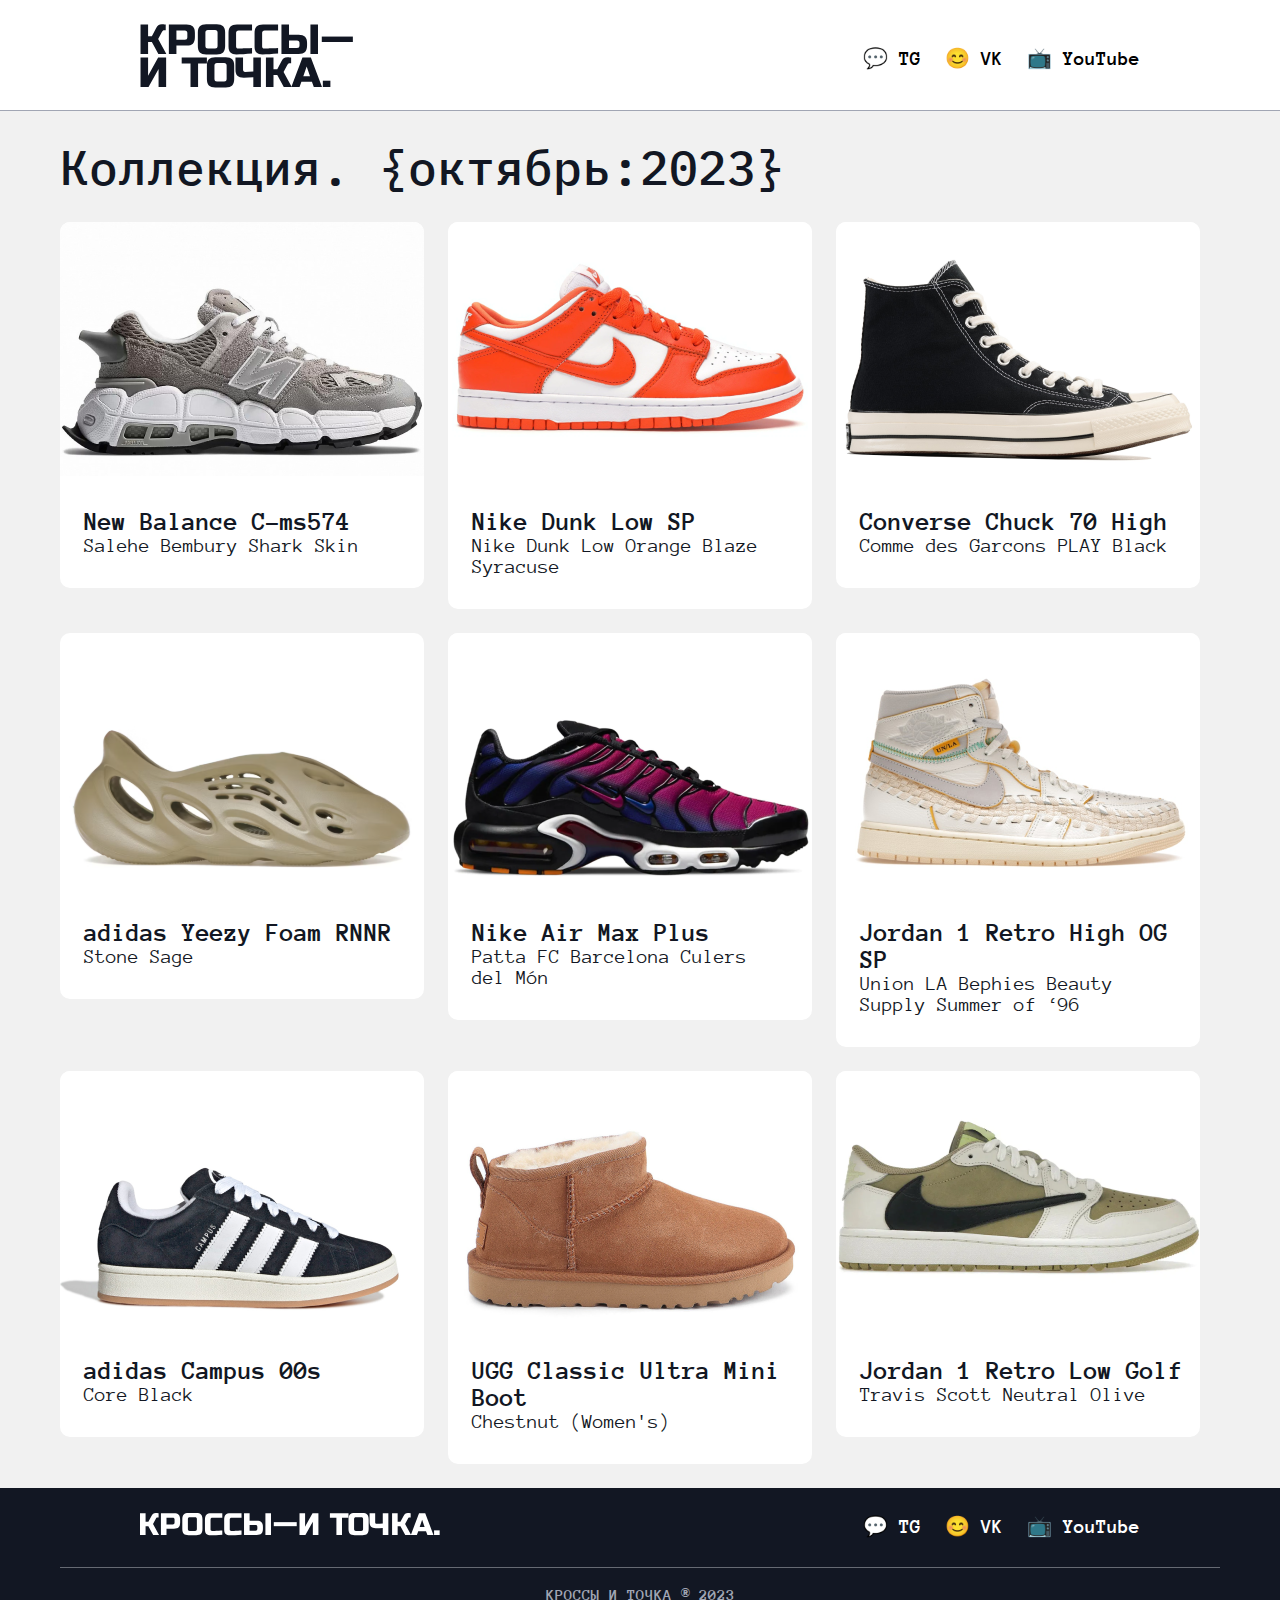
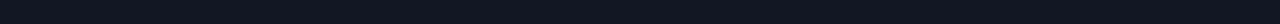
<file: index.html>
<!DOCTYPE html>
<html lang="en">

<head>
  <meta charset="UTF-8">
  <meta name="viewport" content="width=device-width, initial-scale=1.0">
  <title>Кроссы — и точка</title>
  <link rel="stylesheet" href="style.css" />
</head>

<body>
  <header class="header">
    <div class="nav">
      <div class="nav-header">
        <a href="#"><img src="./img/logo-header.svg" class="logo_header" alt="logo"></a>
        <ul class="contacts-header">
          <li><a href="#" class="contact-header">💬 TG</a></li>
          <li><a href="#" class="contact-header">😊 VK</a></li>
          <li><a href="#" class="contact-header">📺 YouTube</a></li>
        </ul>
      </div>
    </div>
  </header>
  <div class="line-header"></div>
  <main class="main">
    <h2 class="subtitle">Коллекция. {октябрь:2023}</h2>
    <div class="sneakers">
      <a href="pages/sneaker1.html" class="animation">
        <div class="sneaker">
          <img src="./img/image1.svg" class="container__image" alt="New Balance C-ms574">
          <div class="info">
            <h3 class="container__title">New Balance C-ms574</h3>
            <p class="container__text">Salehe Bembury Shark Skin</p>
          </div>
        </div>
      </a>
      <a href="pages/sneaker2.html">
        <div class="sneaker">
          <img src="./img/image2.svg" class="container__image" alt="Nike Dunk Low SP">
          <div class="info">
            <h3 class="container__title">Nike Dunk Low SP</h3>
            <p class="container__text">Nike Dunk Low Orange Blaze Syracuse</p>
          </div>
        </div>
      </a>
      <a href="pages/sneaker3.html">
        <div class="sneaker">
          <img src="./img/image3.svg" class="container__image" alt="Converse Chuck 70 High">
          <div class="info">
            <h3 class="container__title">Converse Chuck 70 High</h3>
            <p class="container__text">Comme des Garcons PLAY Black</p>
          </div>
        </div>
      </a>
      <div class="sneaker">
        <img src="./img/image4.svg" class="container__image" alt="adidas Yeezy Foam RNNR">
        <div class="info">
          <h3 class="container__title">adidas Yeezy Foam RNNR</h3>
          <p class="container__text">Stone Sage</p>
        </div>
      </div>
      <div class="sneaker">
        <img src="./img/image5.svg" class="container__image" alt="Nike Air Max Plus">
        <div class="info">
          <h3 class="container__title">Nike Air Max Plus</h3>
          <p class="container__text">Patta FC Barcelona Culers del Món</p>
        </div>
      </div>
      <div class="sneaker">
        <img src="./img/image6.svg" class="container__image" alt="Jordan 1 Retro High OG SP">
        <div class="info">
          <h3 class="container__title">Jordan 1 Retro High OG SP</h3>
          <p class="container__text">Union LA Bephies Beauty Supply Summer of ‘96</p>
        </div>
      </div>
      <div class="sneaker">
        <img src="./img/image7.svg" class="container__image" alt="adidas Campus 00s">
        <div class="info">
          <h3 class="container__title">adidas Campus 00s</h3>
          <p class="container__text">Core Black</p>
        </div>
      </div>
      <div class="sneaker">
        <img src="./img/image8.svg" class="container__image" alt="UGG Classic Ultra Mini Boot">
        <div class="info">
          <h3 class="container__title">UGG Classic Ultra Mini Boot</h3>
          <p class="container__text">Chestnut (Women's)</p>
        </div>
      </div>
      <div class="sneaker">
        <img src="./img/image9.svg" class="container__image" alt="Jordan 1 Retro Low Golf">
        <div class="info">
          <h3 class="container__title">Jordan 1 Retro Low Golf</h3>
          <p class="container__text">Travis Scott Neutral Olive</p>
        </div>
      </div>
    </div>
  </main>
  <footer class="footer">
    <div class="nav">
      <div class="nav-footer">
        <a href="#"><img src="./img/logo-footer.svg" class="logo_header" alt="logo"></a>
        <ul class="contacts-footer">
          <li><a href="#" class="contact-footer">💬 TG</a></li>
          <li><a href="#" class="contact-footer">😊 VK</a></li>
          <li><a href="#" class="contact-footer">📺 YouTube</a></li>
        </ul>
      </div>
    </div>
    <div class="line-footer"></div>
    <small class="text-footer">КРОССЫ И ТОЧКА ® 2023</small>
  </footer>
</body>

</html>
</file>
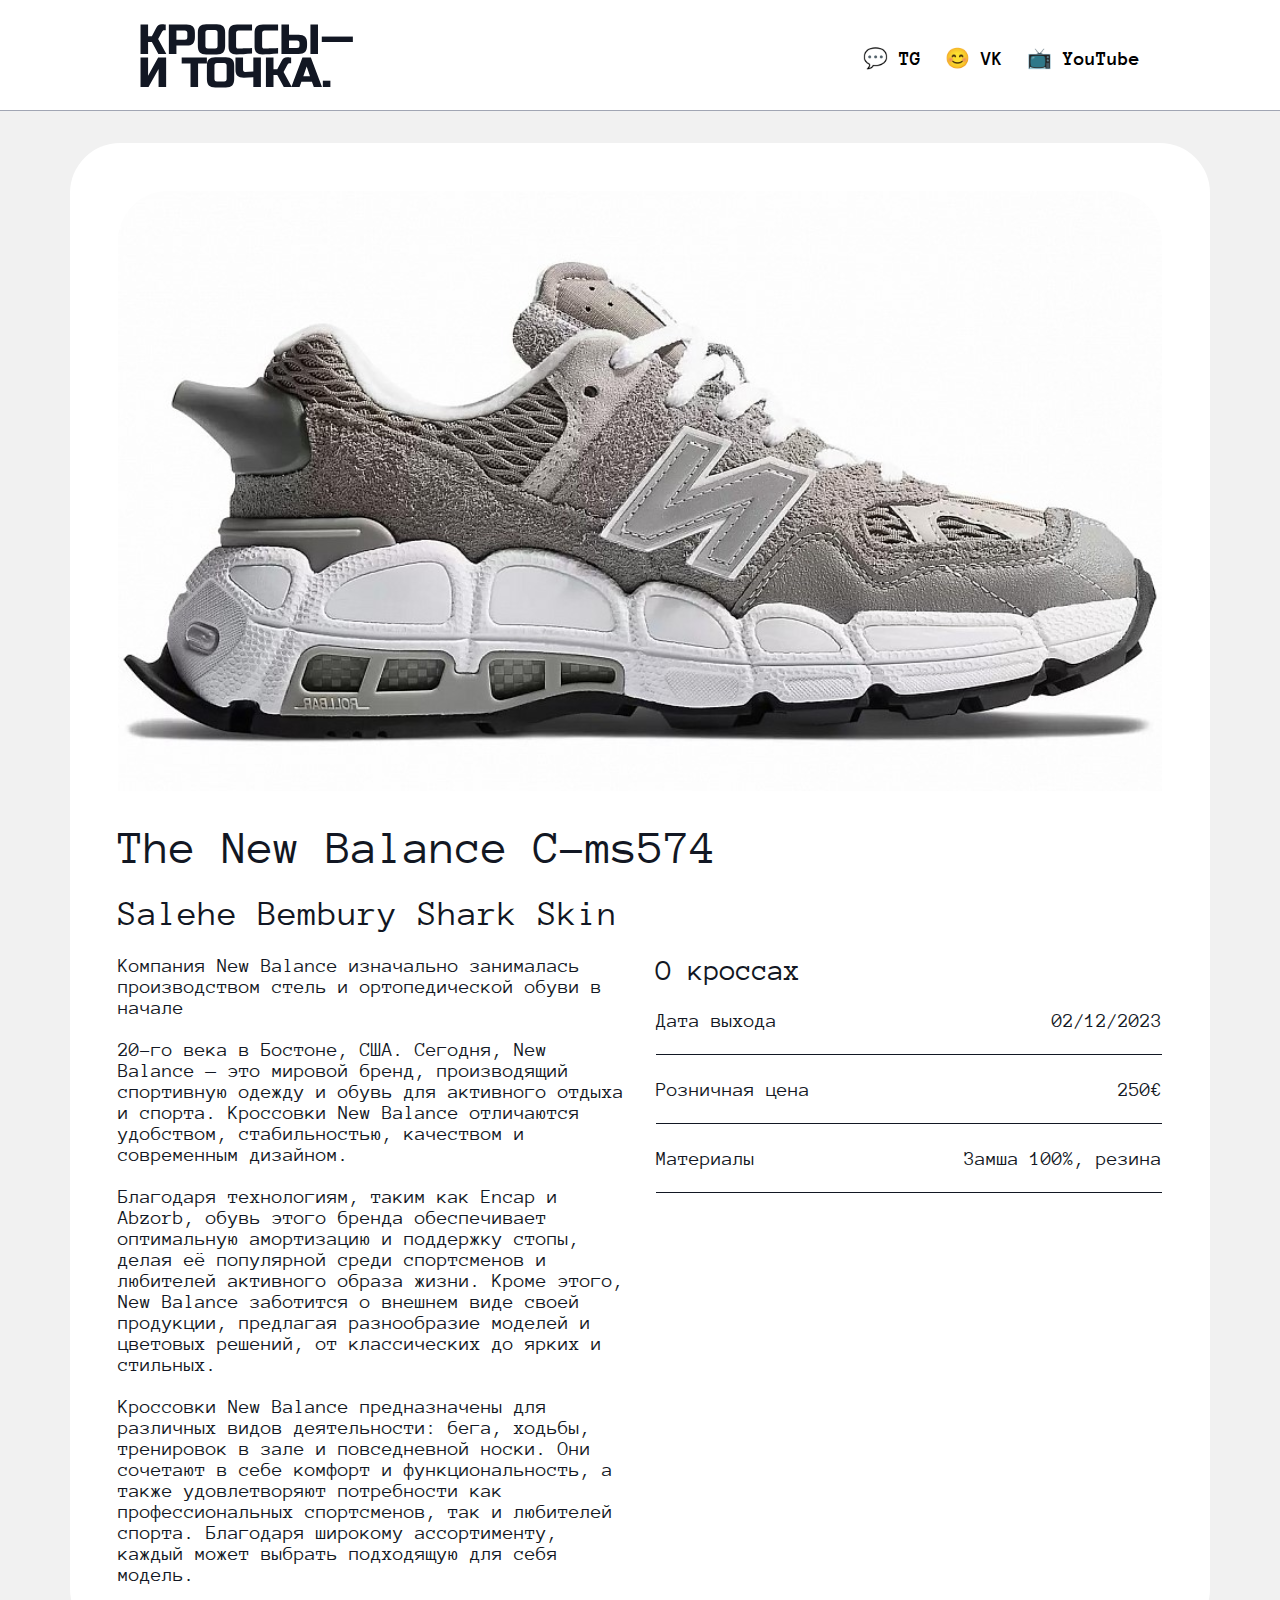
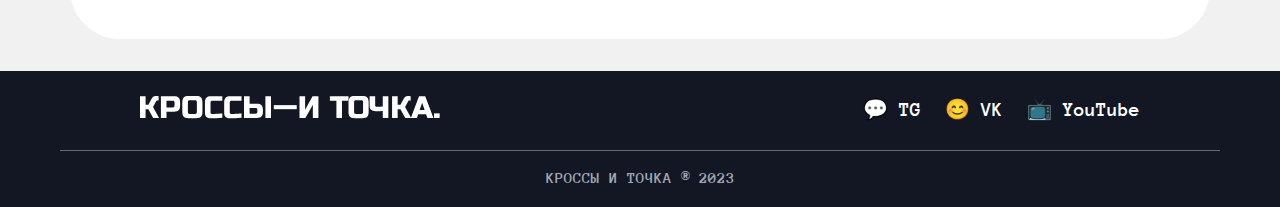
<file: sneaker1.html>
<!DOCTYPE html>
<html lang="en">

<head>
    <meta charset="UTF-8">
    <meta name="viewport" content="width=device-width, initial-scale=1.0">
    <title>New Balance C-ms574</title>
    <link rel="stylesheet" href="style.css" />
</head>

<body>
    <header class="header">
        <div class="nav">
            <div class="nav-header">
                <a href="index.html"><img src="./img/logo-header.svg" class="logo_header" alt="logo"></a>
                <ul class="contacts-header">
                    <li><a href="#" class="contact-header">💬 TG</a></li>
                    <li><a href="#" class="contact-header">😊 VK</a></li>
                    <li><a href="#" class="contact-header">📺 YouTube</a></li>
                </ul>
            </div>
        </div>
    </header>
    <div class="line-header"></div>
    <main class="main__content">
        <div class="sneaker-big">
            <img src="./img/sneaker-big__img.svg" class="container__big-image" alt="New Balance C-ms574">
            <div class="sneaker-big__info">
                <h1 class="sneaker-big__title">The New Balance C-ms574</h1>
                <h2 class="sneaker-big__subtitle">Salehe Bembury Shark Skin</h2>
                <div class="sneaker-big__additional-info">
                    <div class="sneaker-big__text">
                        <p>Компания New Balance изначально занималась производством стель и ортопедической обуви в
                            начале</p><br>
                        <p>20-го века в Бостоне, США. Сегодня, New Balance — это мировой бренд, производящий спортивную
                            одежду и обувь для активного отдыха и спорта. Кроссовки New Balance отличаются удобством,
                            стабильностью, качеством и современным дизайном.</p><br>
                        <p>Благодаря технологиям, таким как Encap и Abzorb, обувь этого бренда обеспечивает оптимальную
                            амортизацию и поддержку стопы, делая её популярной среди спортсменов и любителей активного
                            образа жизни. Кроме этого, New Balance заботится о внешнем виде своей продукции, предлагая
                            разнообразие моделей и цветовых решений, от классических до ярких и стильных.</p><br>
                        <p>Кроссовки New Balance предназначены для различных видов деятельности: бега, ходьбы,
                            тренировок в зале и повседневной носки. Они сочетают в себе комфорт и функциональность, а
                            также удовлетворяют потребности как профессиональных спортсменов, так и любителей спорта.
                            Благодаря широкому ассортименту, каждый может выбрать подходящую для себя модель.</p>
                    </div>
                    <div class="sneaker-big__parameters">
                        <h1 class="sneaker-big__parameters-title">О кроссах</h1>
                        <div class="sneaker-big__parameter-info">
                            <h5 class="sneaker-big__parameter-title">Дата выхода</h5>
                            <h5 class="sneaker-big__parameter-value">02/12/2023</h5>

                        </div>
                        <div class="sneaker-big__parameters-line"></div>
                        <div class="sneaker-big__parameter-info">
                            <h5 class="sneaker-big__parameter-title">Розничная цена</h5>
                            <h5 class="sneaker-big__parameter-value">250€</h5>

                        </div>
                        <div class="sneaker-big__parameters-line"></div>
                        <div class="sneaker-big__parameter-info">
                            <h5 class="sneaker-big__parameter-title">Материалы</h5>
                            <h5 class="sneaker-big__parameter-value">Замша 100%, резина</h5>
                        </div>
                        <div class="sneaker-big__parameters-line"></div>
                    </div>
                </div>
            </div>
        </div>
    </main>
    <footer class="footer">
        <div class="nav">
            <div class="nav-footer">
                <a href="#"><img src="./img/logo-footer.svg" class="logo_header" alt="logo"></a>
                <ul class="contacts-footer">
                    <li><a href="#" class="contact-footer">💬 TG</a></li>
                    <li><a href="#" class="contact-footer">😊 VK</a></li>
                    <li><a href="#" class="contact-footer">📺 YouTube</a></li>
                </ul>
            </div>
        </div>
        <div class="line-footer"></div>
        <small class="text-footer">КРОССЫ И ТОЧКА ® 2023</small>
    </footer>
</body>

</html>
</file>
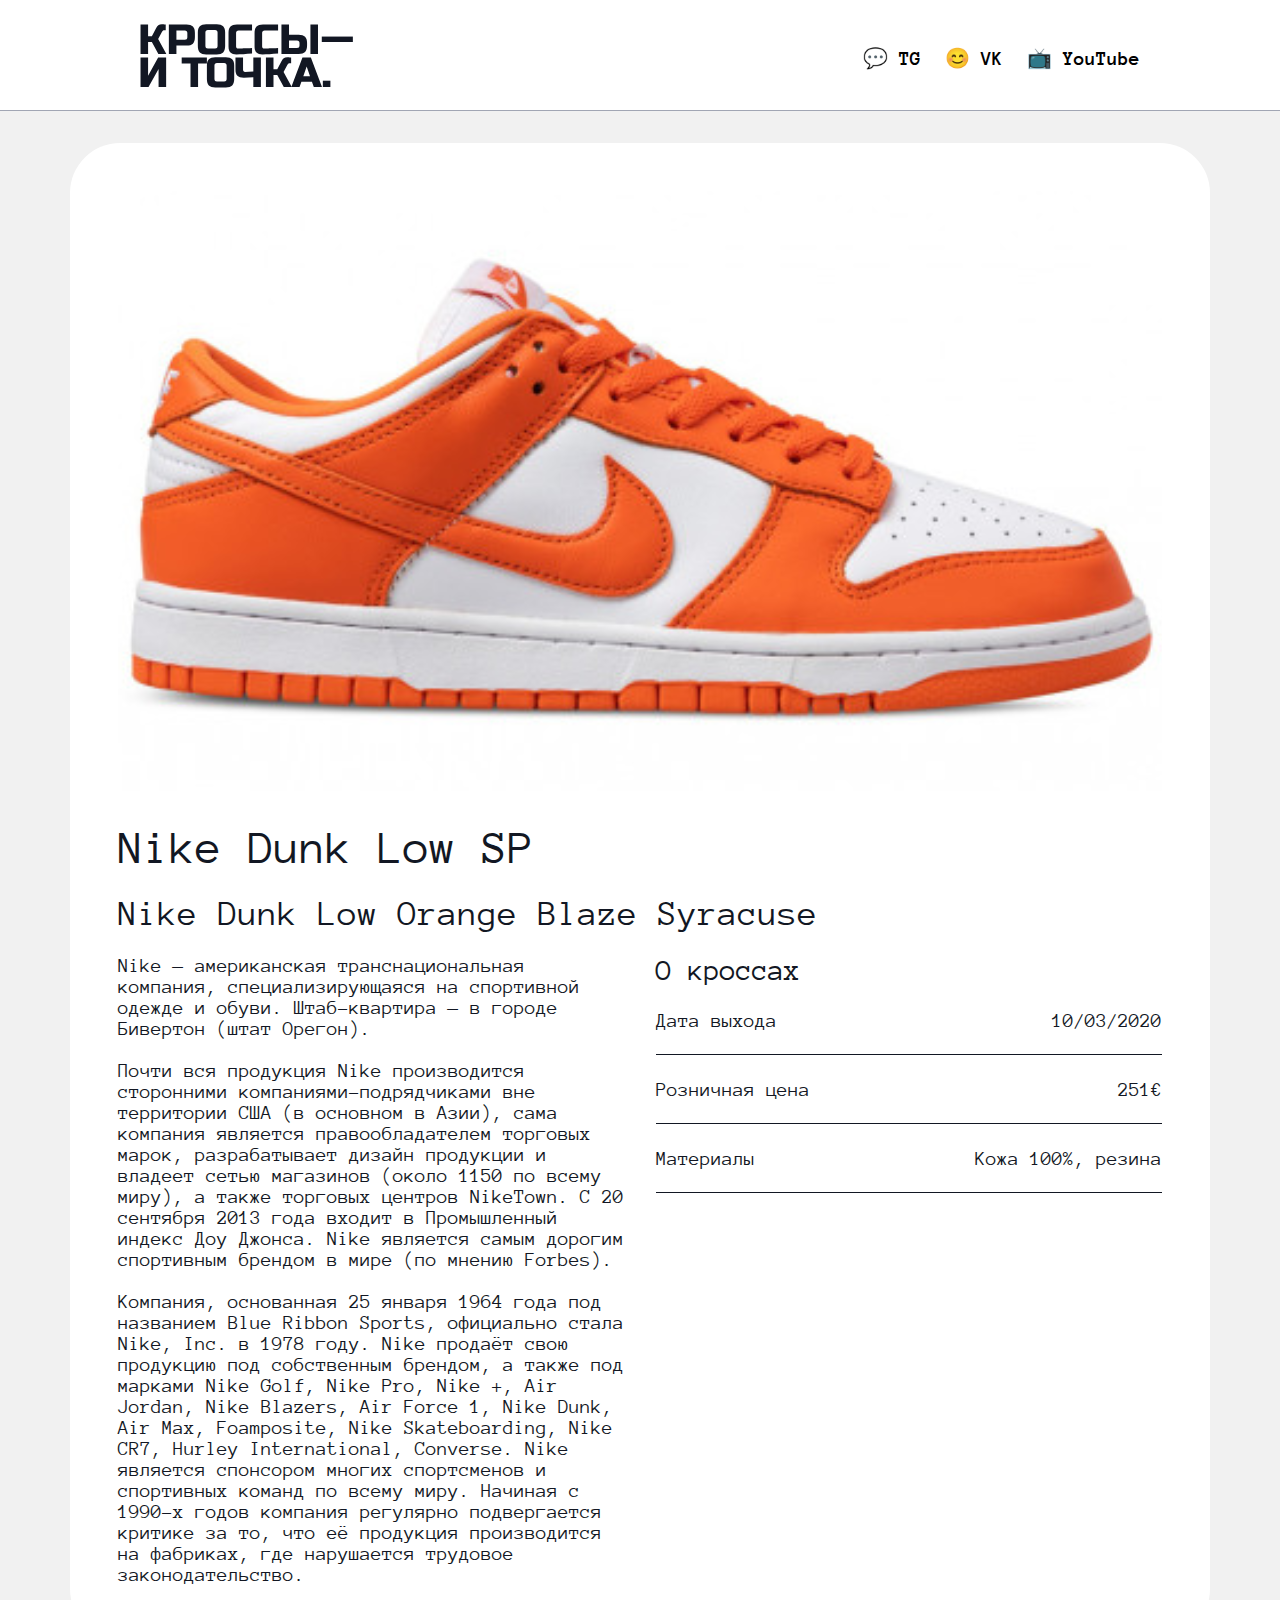
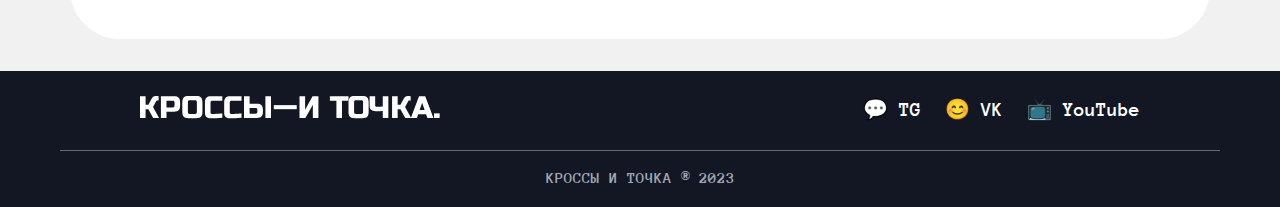
<file: sneaker2.html>
<!DOCTYPE html>
<html lang="en">

<head>
    <meta charset="UTF-8">
    <meta name="viewport" content="width=device-width, initial-scale=1.0">
    <title>Nike Dunk Low SP</title>
    <link rel="stylesheet" href="style.css" />
</head>

<body>
    <header class="header">
        <div class="nav">
            <div class="nav-header">
                <a href="index.html"><img src="./img/logo-header.svg" class="logo_header" alt="logo"></a>
                <ul class="contacts-header">
                    <li><a href="#" class="contact-header">💬 TG</a></li>
                    <li><a href="#" class="contact-header">😊 VK</a></li>
                    <li><a href="#" class="contact-header">📺 YouTube</a></li>
                </ul>
            </div>
        </div>
    </header>
    <div class="line-header"></div>
    <main class="main__content">
        <div class="sneaker-big">
            <img src="./img/sneaker-big__img2.svg" class="container__big-image" alt="New Balance C-ms574">
            <div class="sneaker-big__info">
                <h1 class="sneaker-big__title">Nike Dunk Low SP</h1>
                <h2 class="sneaker-big__subtitle">Nike Dunk Low Orange Blaze Syracuse</h2>
                <div class="sneaker-big__additional-info">
                    <div class="sneaker-big__text">
                        <p>Nike — американская транснациональная компания, специализирующаяся на спортивной одежде и
                            обуви. Штаб-квартира — в городе Бивертон (штат Орегон).</p><br>
                        <p>Почти вся продукция Nike производится сторонними компаниями-подрядчиками вне территории США
                            (в основном в Азии), сама компания является правообладателем торговых марок, разрабатывает
                            дизайн продукции и владеет сетью магазинов (около 1150 по всему миру), а также торговых
                            центров NikeTown. С 20 сентября 2013 года входит в Промышленный индекс Доу Джонса. Nike
                            является самым дорогим спортивным брендом в мире (по мнению Forbes).</p><br>
                        <p>Компания, основанная 25 января 1964 года под названием Blue Ribbon Sports, официально стала
                            Nike, Inc. в 1978 году. Nike продаёт свою продукцию под собственным брендом, а также под
                            марками Nike Golf, Nike Pro, Nike +, Air Jordan, Nike Blazers, Air Force 1, Nike Dunk, Air
                            Max, Foamposite, Nike Skateboarding, Nike CR7, Hurley International, Converse. Nike является
                            спонсором многих спортсменов и спортивных команд по всему миру. Начиная с 1990-х годов
                            компания регулярно подвергается критике за то, что её продукция производится на фабриках,
                            где нарушается трудовое законодательство.</p><br>
                    </div>
                    <div class="sneaker-big__parameters">
                        <h1 class="sneaker-big__parameters-title">О кроссах</h1>
                        <div class="sneaker-big__parameter-info">
                            <h5 class="sneaker-big__parameter-title">Дата выхода</h5>
                            <h5 class="sneaker-big__parameter-value">10/03/2020</h5>

                        </div>
                        <div class="sneaker-big__parameters-line"></div>
                        <div class="sneaker-big__parameter-info">
                            <h5 class="sneaker-big__parameter-title">Розничная цена</h5>
                            <h5 class="sneaker-big__parameter-value">251€</h5>

                        </div>
                        <div class="sneaker-big__parameters-line"></div>
                        <div class="sneaker-big__parameter-info">
                            <h5 class="sneaker-big__parameter-title">Материалы</h5>
                            <h5 class="sneaker-big__parameter-value">Кожа 100%, резина</h5>
                        </div>
                        <div class="sneaker-big__parameters-line"></div>
                    </div>
                </div>
            </div>
        </div>
    </main>
    <footer class="footer">
        <div class="nav">
            <div class="nav-footer">
                <a href="#"><img src="./img/logo-footer.svg" class="logo_header" alt="logo"></a>
                <ul class="contacts-footer">
                    <li><a href="#" class="contact-footer">💬 TG</a></li>
                    <li><a href="#" class="contact-footer">😊 VK</a></li>
                    <li><a href="#" class="contact-footer">📺 YouTube</a></li>
                </ul>
            </div>
        </div>
        <div class="line-footer"></div>
        <small class="text-footer">КРОССЫ И ТОЧКА ® 2023</small>
    </footer>
</body>

</html>
</file>
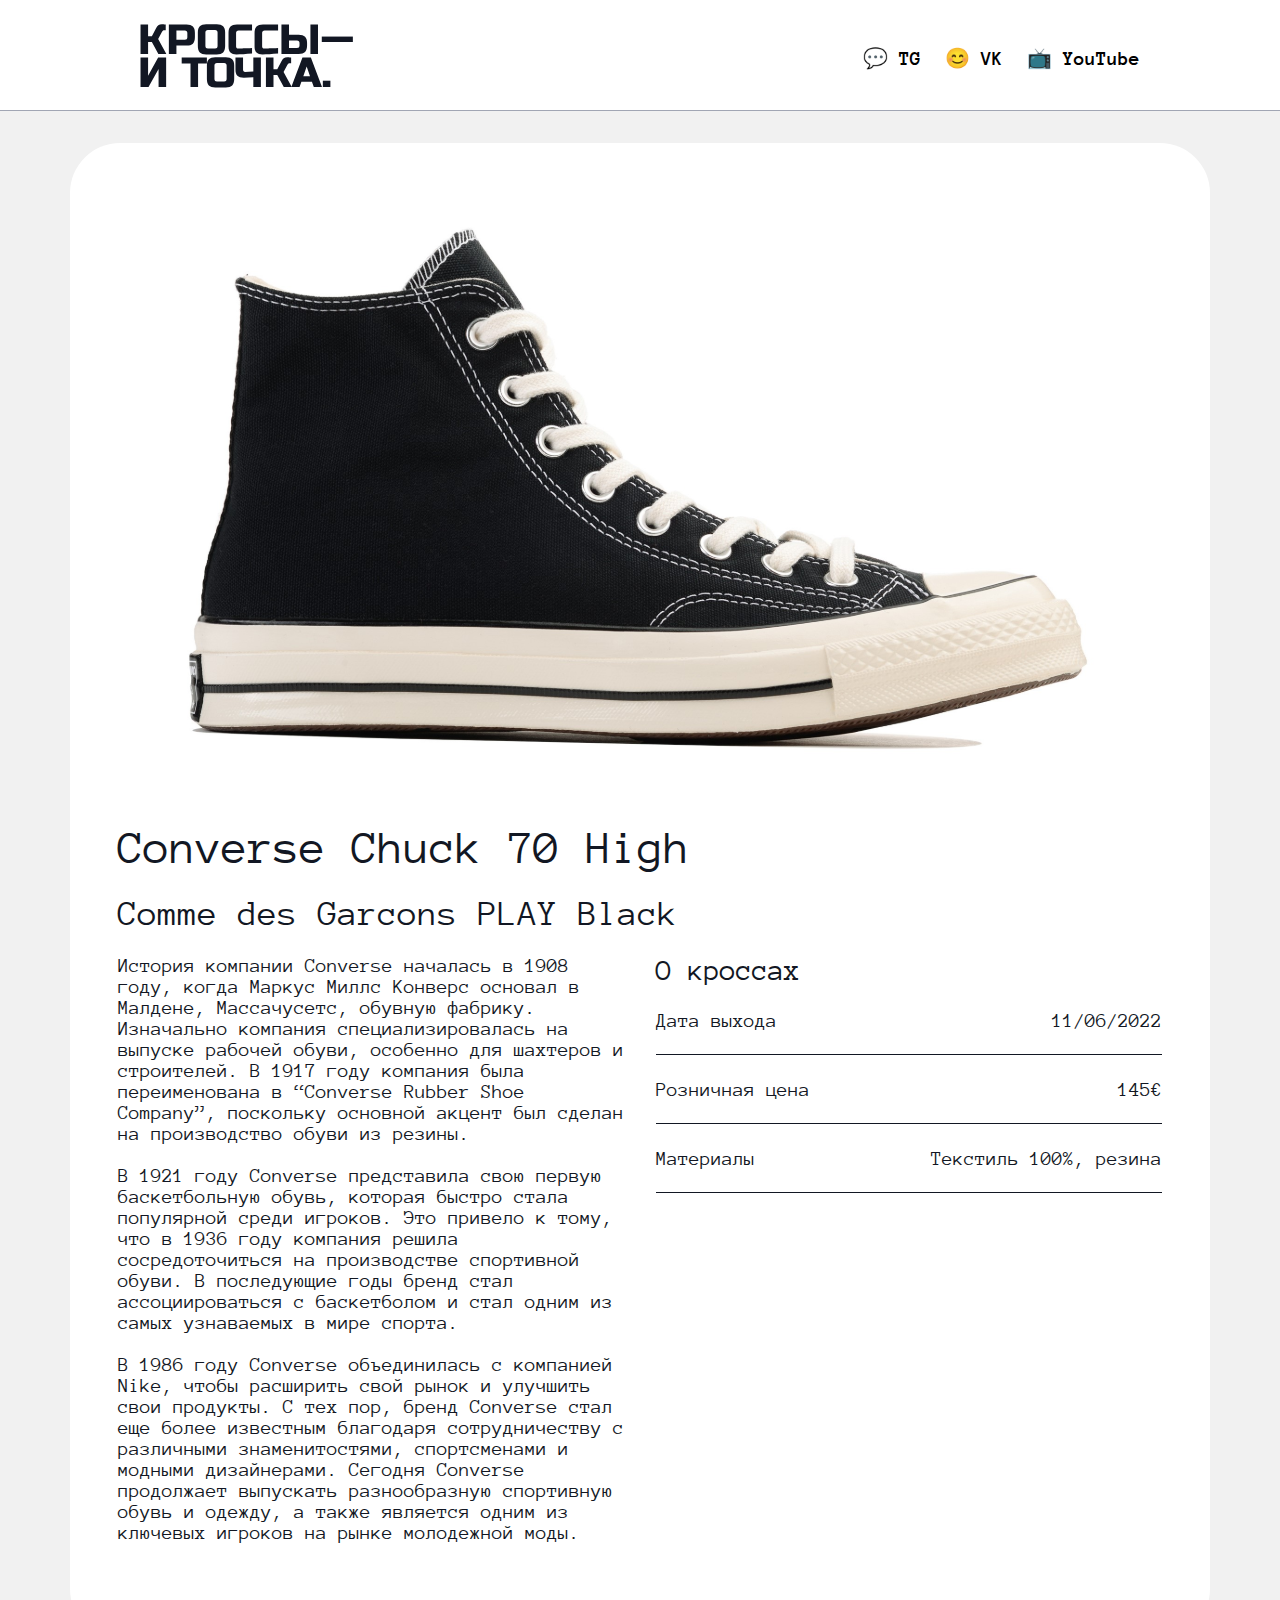
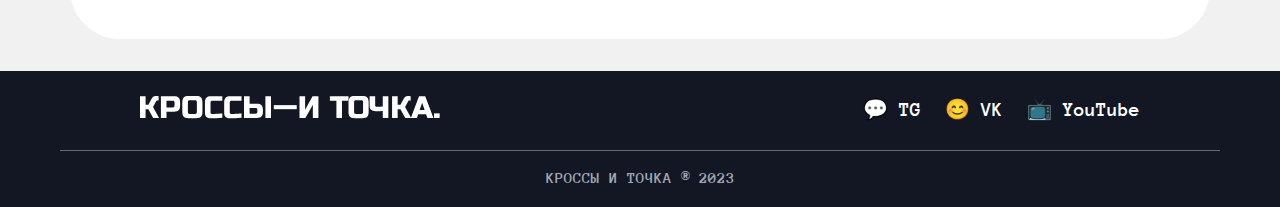
<file: sneaker3.html>
<!DOCTYPE html>
<html lang="en">

<head>
    <meta charset="UTF-8">
    <meta name="viewport" content="width=device-width, initial-scale=1.0">
    <title>Converse Chuck 70 High</title>
    <link rel="stylesheet" href="style.css" />
</head>

<body>
    <header class="header">
        <div class="nav">
            <div class="nav-header">
                <a href="index.html"><img src="./img/logo-header.svg" class="logo_header" alt="logo"></a>
                <ul class="contacts-header">
                    <li><a href="#" class="contact-header">💬 TG</a></li>
                    <li><a href="#" class="contact-header">😊 VK</a></li>
                    <li><a href="#" class="contact-header">📺 YouTube</a></li>
                </ul>
            </div>
        </div>
    </header>
    <div class="line-header"></div>
    <main class="main__content">
        <div class="sneaker-big">
            <img src="./img/sneaker-big__img3.svg" class="container__big-image" alt="New Balance C-ms574">
            <div class="sneaker-big__info">
                <h1 class="sneaker-big__title">Converse Chuck 70 High</h1>
                <h2 class="sneaker-big__subtitle">Comme des Garcons PLAY Black</h2>
                <div class="sneaker-big__additional-info">
                    <div class="sneaker-big__text">
                        <p>История компании Converse началась в 1908 году, когда Маркус Миллс Конверс основал в Малдене,
                            Массачусетс, обувную фабрику. Изначально компания специализировалась на выпуске рабочей
                            обуви, особенно для шахтеров и строителей. В 1917 году компания была переименована в
                            “Converse Rubber Shoe Company”, поскольку основной акцент был сделан на производство обуви
                            из резины.</p><br>
                        <p>В 1921 году Converse представила свою первую баскетбольную обувь, которая быстро стала
                            популярной среди игроков. Это привело к тому, что в 1936 году компания решила
                            сосредоточиться на производстве спортивной обуви. В последующие годы бренд стал
                            ассоциироваться с баскетболом и стал одним из самых узнаваемых в мире спорта.</p><br>
                        <p>В 1986 году Converse объединилась с компанией Nike, чтобы расширить свой рынок и улучшить
                            свои продукты. С тех пор, бренд Converse стал еще более известным благодаря сотрудничеству с
                            различными знаменитостями, спортсменами и модными дизайнерами. Сегодня Converse продолжает
                            выпускать разнообразную спортивную обувь и одежду, а также является одним из ключевых
                            игроков на рынке молодежной моды.</p><br>
                    </div>
                    <div class="sneaker-big__parameters">
                        <h1 class="sneaker-big__parameters-title">О кроссах</h1>
                        <div class="sneaker-big__parameter-info">
                            <h5 class="sneaker-big__parameter-title">Дата выхода</h5>
                            <h5 class="sneaker-big__parameter-value">11/06/2022</h5>

                        </div>
                        <div class="sneaker-big__parameters-line"></div>
                        <div class="sneaker-big__parameter-info">
                            <h5 class="sneaker-big__parameter-title">Розничная цена</h5>
                            <h5 class="sneaker-big__parameter-value">145€</h5>

                        </div>
                        <div class="sneaker-big__parameters-line"></div>
                        <div class="sneaker-big__parameter-info">
                            <h5 class="sneaker-big__parameter-title">Материалы</h5>
                            <h5 class="sneaker-big__parameter-value">Текстиль 100%, резина</h5>
                        </div>
                        <div class="sneaker-big__parameters-line"></div>
                    </div>
                </div>
            </div>
        </div>
    </main>
    <footer class="footer">
        <div class="nav">
            <div class="nav-footer">
                <a href="#"><img src="./img/logo-footer.svg" class="logo_header" alt="logo"></a>
                <ul class="contacts-footer">
                    <li><a href="#" class="contact-footer">💬 TG</a></li>
                    <li><a href="#" class="contact-footer">😊 VK</a></li>
                    <li><a href="#" class="contact-footer">📺 YouTube</a></li>
                </ul>
            </div>
        </div>
        <div class="line-footer"></div>
        <small class="text-footer">КРОССЫ И ТОЧКА ® 2023</small>
    </footer>
</body>

</html>
</file>
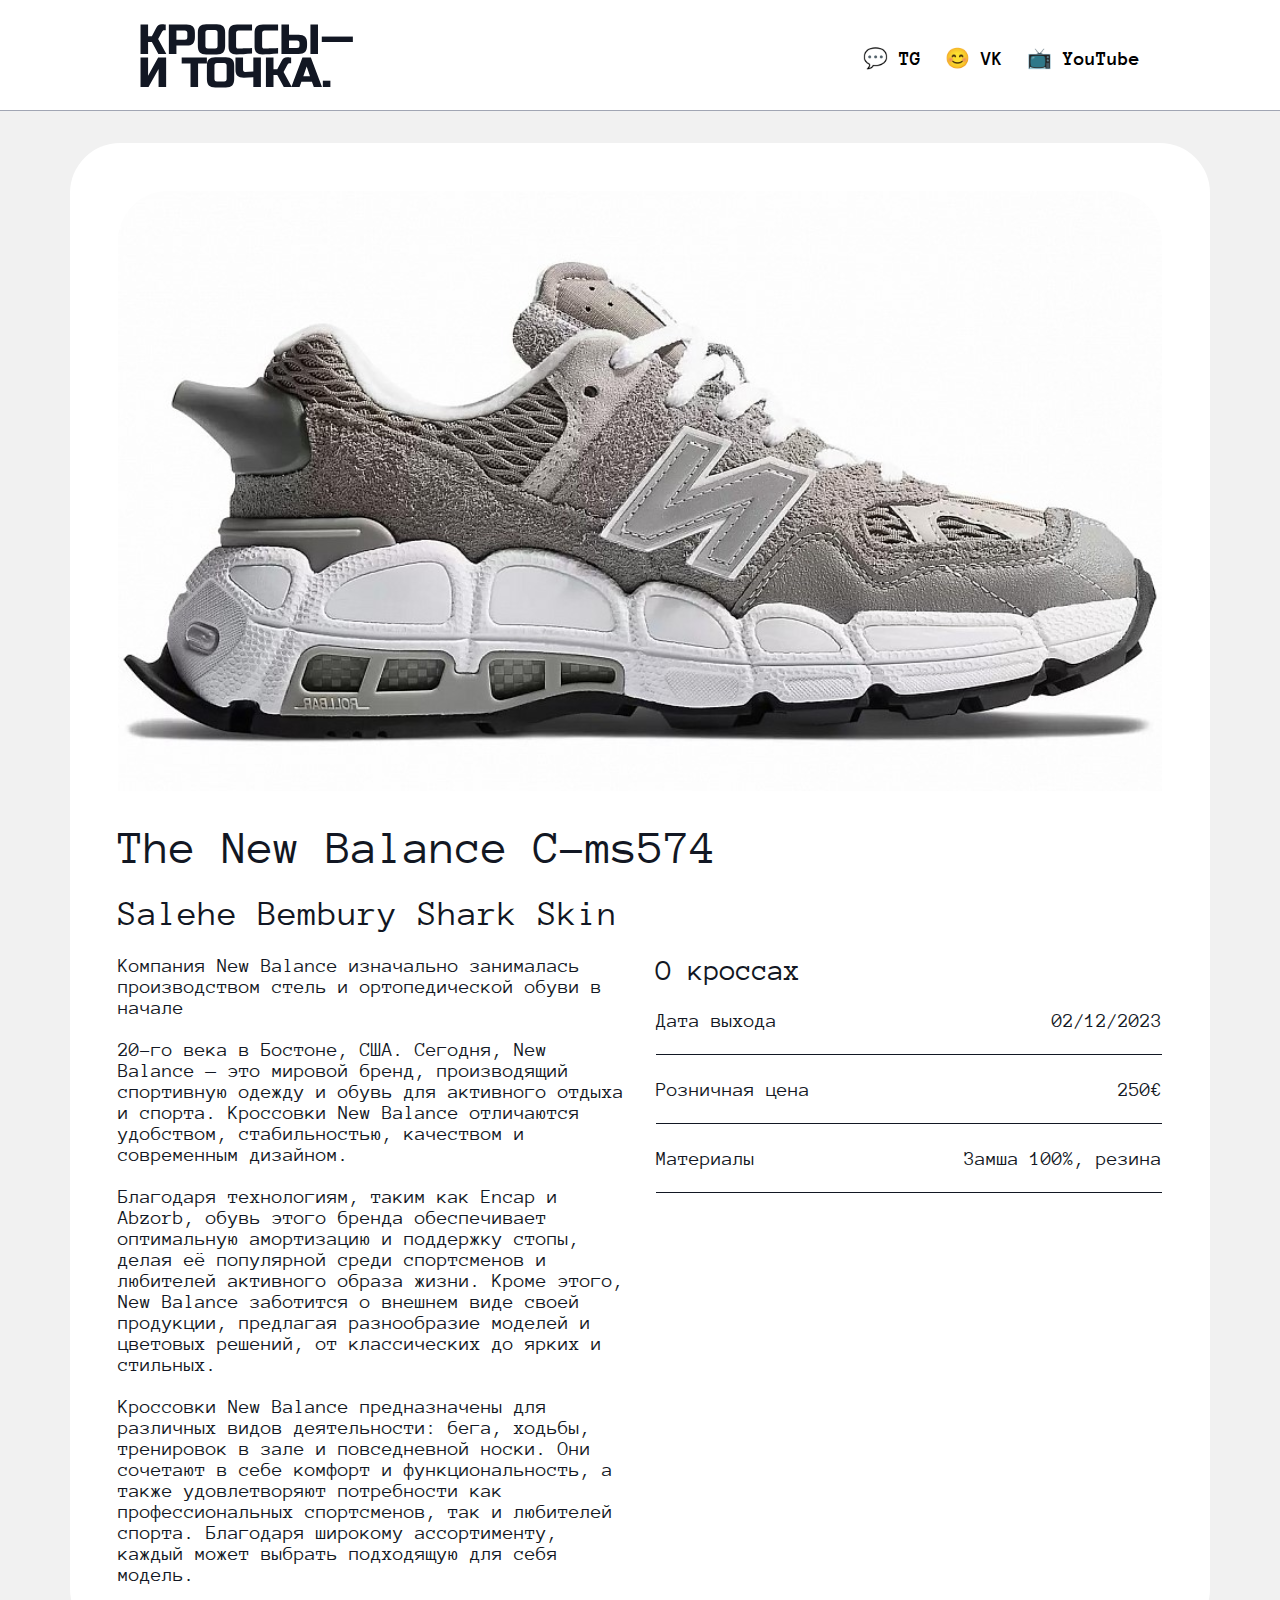
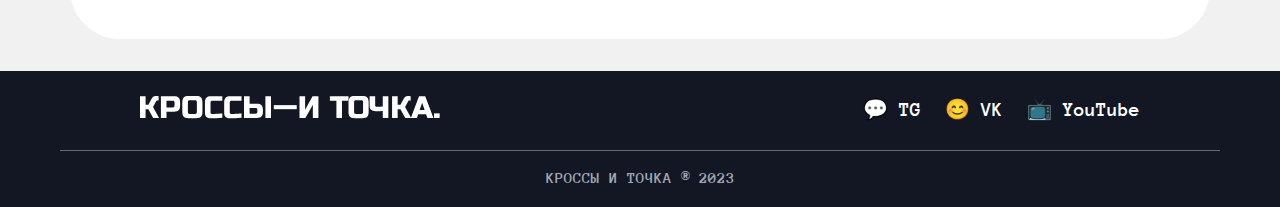
<file: pages/sneaker1.html>
<!DOCTYPE html>
<html lang="en">

<head>
    <meta charset="UTF-8">
    <meta name="viewport" content="width=device-width, initial-scale=1.0">
    <title>New Balance C-ms574</title>
    <link rel="stylesheet" href="../style.css" />
</head>

<body>
    <header class="header">
        <div class="nav">
            <div class="nav-header">
                <a href="../index.html"><img src="../img/logo-header.svg" class="logo_header" alt="logo"></a>
                <ul class="contacts-header">
                    <li><a href="#" class="contact-header">💬 TG</a></li>
                    <li><a href="#" class="contact-header">😊 VK</a></li>
                    <li><a href="#" class="contact-header">📺 YouTube</a></li>
                </ul>
            </div>
        </div>
    </header>
    <div class="line-header"></div>
    <main class="main__content">
        <div class="sneaker-big">
            <img src="../img/sneaker-big__img.svg" class="container__big-image" alt="New Balance C-ms574">
            <div class="sneaker-big__info">
                <h1 class="sneaker-big__title">The New Balance C-ms574</h1>
                <h2 class="sneaker-big__subtitle">Salehe Bembury Shark Skin</h2>
                <div class="sneaker-big__additional-info">
                    <div class="sneaker-big__text">
                        <p>Компания New Balance изначально занималась производством стель и ортопедической обуви в
                            начале</p><br>
                        <p>20-го века в Бостоне, США. Сегодня, New Balance — это мировой бренд, производящий спортивную
                            одежду и обувь для активного отдыха и спорта. Кроссовки New Balance отличаются удобством,
                            стабильностью, качеством и современным дизайном.</p><br>
                        <p>Благодаря технологиям, таким как Encap и Abzorb, обувь этого бренда обеспечивает оптимальную
                            амортизацию и поддержку стопы, делая её популярной среди спортсменов и любителей активного
                            образа жизни. Кроме этого, New Balance заботится о внешнем виде своей продукции, предлагая
                            разнообразие моделей и цветовых решений, от классических до ярких и стильных.</p><br>
                        <p>Кроссовки New Balance предназначены для различных видов деятельности: бега, ходьбы,
                            тренировок в зале и повседневной носки. Они сочетают в себе комфорт и функциональность, а
                            также удовлетворяют потребности как профессиональных спортсменов, так и любителей спорта.
                            Благодаря широкому ассортименту, каждый может выбрать подходящую для себя модель.</p>
                    </div>
                    <div class="sneaker-big__parameters">
                        <h1 class="sneaker-big__parameters-title">О кроссах</h1>
                        <div class="sneaker-big__parameter-info">
                            <h5 class="sneaker-big__parameter-title">Дата выхода</h5>
                            <h5 class="sneaker-big__parameter-value">02/12/2023</h5>

                        </div>
                        <div class="sneaker-big__parameters-line"></div>
                        <div class="sneaker-big__parameter-info">
                            <h5 class="sneaker-big__parameter-title">Розничная цена</h5>
                            <h5 class="sneaker-big__parameter-value">250€</h5>

                        </div>
                        <div class="sneaker-big__parameters-line"></div>
                        <div class="sneaker-big__parameter-info">
                            <h5 class="sneaker-big__parameter-title">Материалы</h5>
                            <h5 class="sneaker-big__parameter-value">Замша 100%, резина</h5>
                        </div>
                        <div class="sneaker-big__parameters-line"></div>
                    </div>
                </div>
            </div>
        </div>
    </main>
    <footer class="footer">
        <div class="nav">
            <div class="nav-footer">
                <a href="../index.html"><img src="../img/logo-footer.svg" class="logo_header" alt="logo"></a>
                <ul class="contacts-footer">
                    <li><a href="#" class="contact-footer">💬 TG</a></li>
                    <li><a href="#" class="contact-footer">😊 VK</a></li>
                    <li><a href="#" class="contact-footer">📺 YouTube</a></li>
                </ul>
            </div>
        </div>
        <div class="line-footer"></div>
        <small class="text-footer">КРОССЫ И ТОЧКА ® 2023</small>
    </footer>
</body>

</html>
</file>
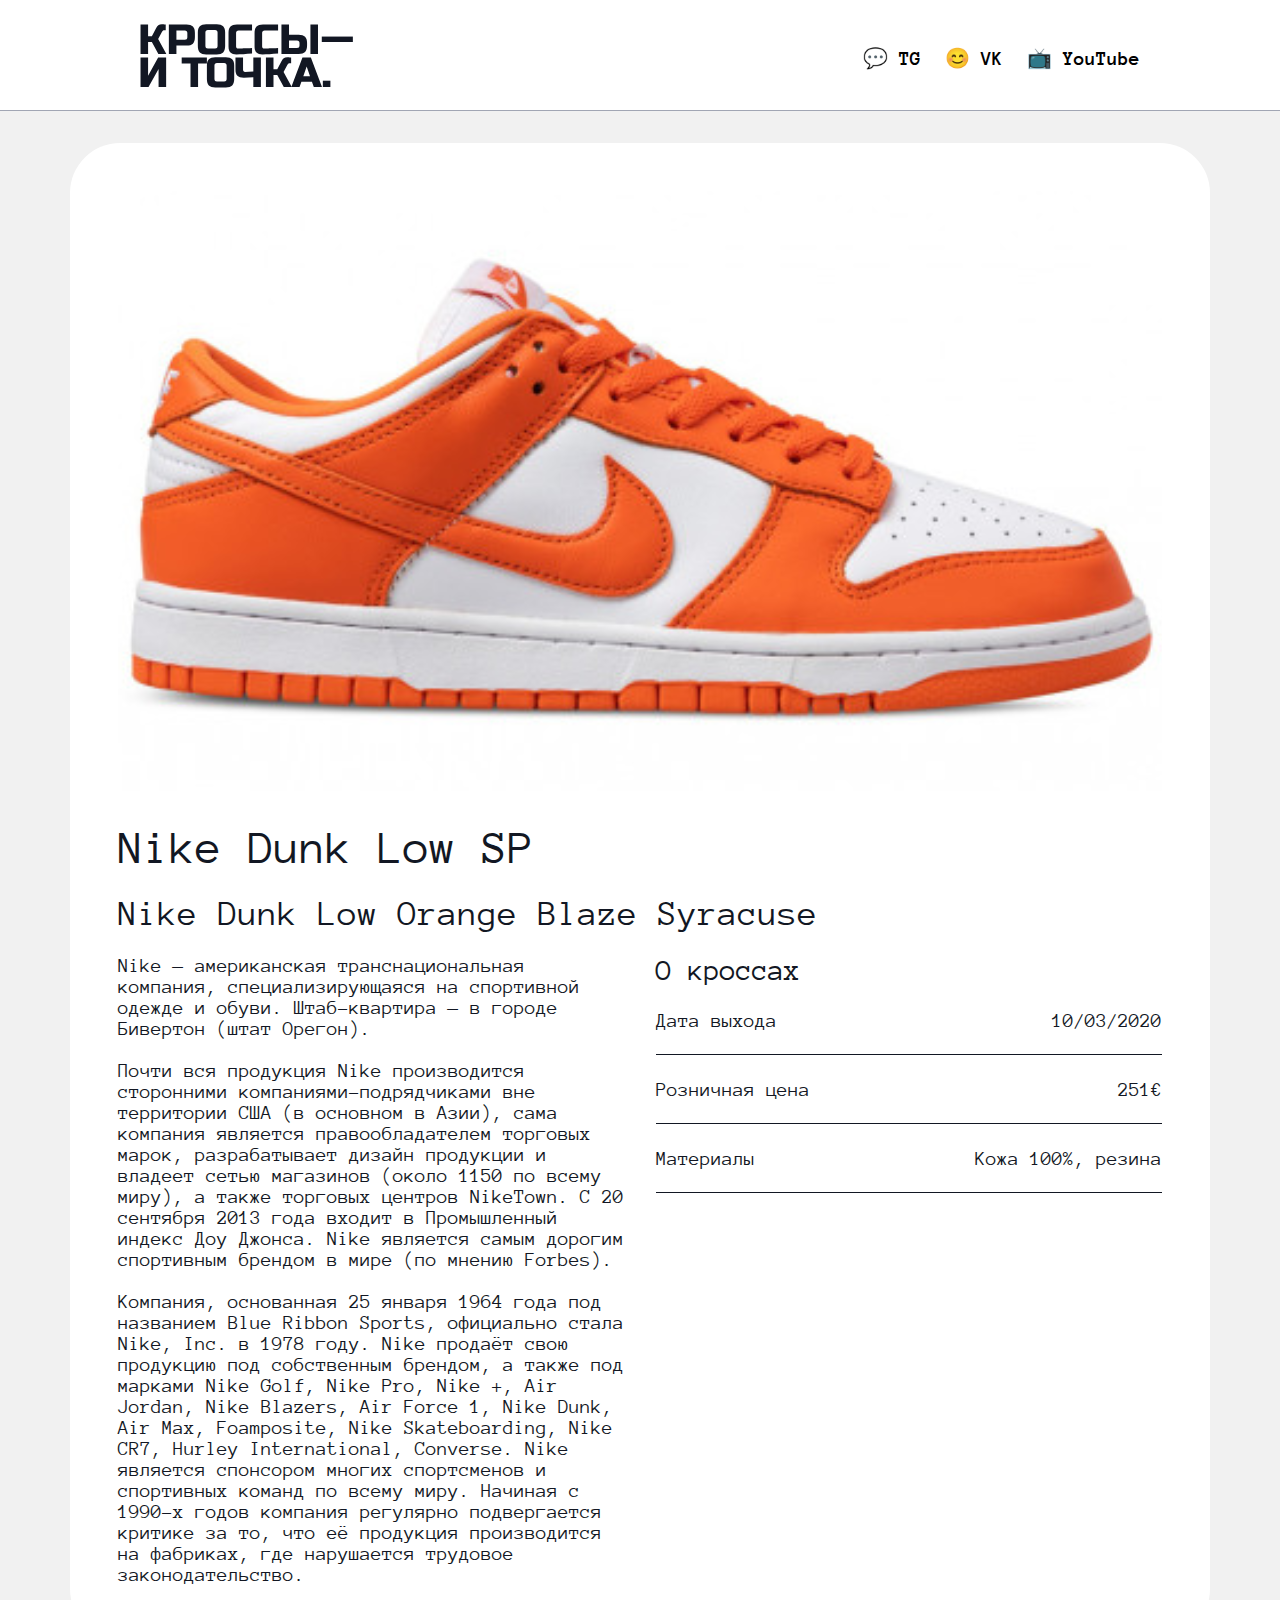
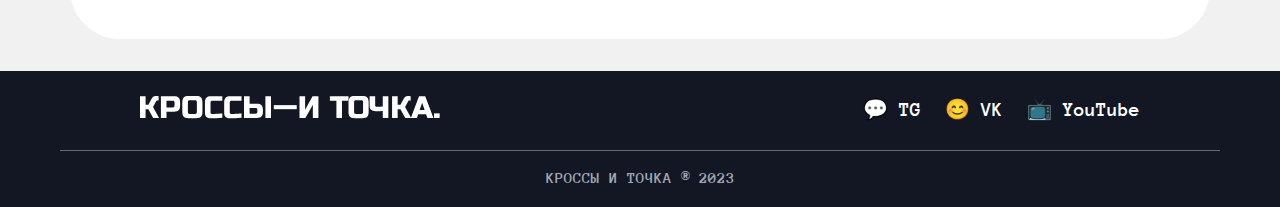
<file: pages/sneaker2.html>
<!DOCTYPE html>
<html lang="en">

<head>
    <meta charset="UTF-8">
    <meta name="viewport" content="width=device-width, initial-scale=1.0">
    <title>Nike Dunk Low SP</title>
    <link rel="stylesheet" href="../style.css" />
</head>

<body>
    <header class="header">
        <div class="nav">
            <div class="nav-header">
                <a href="../index.html"><img src="../img/logo-header.svg" class="logo_header" alt="logo"></a>
                <ul class="contacts-header">
                    <li><a href="#" class="contact-header">💬 TG</a></li>
                    <li><a href="#" class="contact-header">😊 VK</a></li>
                    <li><a href="#" class="contact-header">📺 YouTube</a></li>
                </ul>
            </div>
        </div>
    </header>
    <div class="line-header"></div>
    <main class="main__content">
        <div class="sneaker-big">
            <img src="../img/sneaker-big__img2.svg" class="container__big-image" alt="Nike Dunk Low SP">
            <div class="sneaker-big__info">
                <h1 class="sneaker-big__title">Nike Dunk Low SP</h1>
                <h2 class="sneaker-big__subtitle">Nike Dunk Low Orange Blaze Syracuse</h2>
                <div class="sneaker-big__additional-info">
                    <div class="sneaker-big__text">
                        <p>Nike — американская транснациональная компания, специализирующаяся на спортивной одежде и
                            обуви. Штаб-квартира — в городе Бивертон (штат Орегон).</p><br>
                        <p>Почти вся продукция Nike производится сторонними компаниями-подрядчиками вне территории США
                            (в основном в Азии), сама компания является правообладателем торговых марок, разрабатывает
                            дизайн продукции и владеет сетью магазинов (около 1150 по всему миру), а также торговых
                            центров NikeTown. С 20 сентября 2013 года входит в Промышленный индекс Доу Джонса. Nike
                            является самым дорогим спортивным брендом в мире (по мнению Forbes).</p><br>
                        <p>Компания, основанная 25 января 1964 года под названием Blue Ribbon Sports, официально стала
                            Nike, Inc. в 1978 году. Nike продаёт свою продукцию под собственным брендом, а также под
                            марками Nike Golf, Nike Pro, Nike +, Air Jordan, Nike Blazers, Air Force 1, Nike Dunk, Air
                            Max, Foamposite, Nike Skateboarding, Nike CR7, Hurley International, Converse. Nike является
                            спонсором многих спортсменов и спортивных команд по всему миру. Начиная с 1990-х годов
                            компания регулярно подвергается критике за то, что её продукция производится на фабриках,
                            где нарушается трудовое законодательство.</p><br>
                    </div>
                    <div class="sneaker-big__parameters">
                        <h1 class="sneaker-big__parameters-title">О кроссах</h1>
                        <div class="sneaker-big__parameter-info">
                            <h5 class="sneaker-big__parameter-title">Дата выхода</h5>
                            <h5 class="sneaker-big__parameter-value">10/03/2020</h5>

                        </div>
                        <div class="sneaker-big__parameters-line"></div>
                        <div class="sneaker-big__parameter-info">
                            <h5 class="sneaker-big__parameter-title">Розничная цена</h5>
                            <h5 class="sneaker-big__parameter-value">251€</h5>

                        </div>
                        <div class="sneaker-big__parameters-line"></div>
                        <div class="sneaker-big__parameter-info">
                            <h5 class="sneaker-big__parameter-title">Материалы</h5>
                            <h5 class="sneaker-big__parameter-value">Кожа 100%, резина</h5>
                        </div>
                        <div class="sneaker-big__parameters-line"></div>
                    </div>
                </div>
            </div>
        </div>
    </main>
    <footer class="footer">
        <div class="nav">
            <div class="nav-footer">
                <a href="../index.html"><img src="../img/logo-footer.svg" class="logo_header" alt="logo"></a>
                <ul class="contacts-footer">
                    <li><a href="#" class="contact-footer">💬 TG</a></li>
                    <li><a href="#" class="contact-footer">😊 VK</a></li>
                    <li><a href="#" class="contact-footer">📺 YouTube</a></li>
                </ul>
            </div>
        </div>
        <div class="line-footer"></div>
        <small class="text-footer">КРОССЫ И ТОЧКА ® 2023</small>
    </footer>
</body>

</html>
</file>
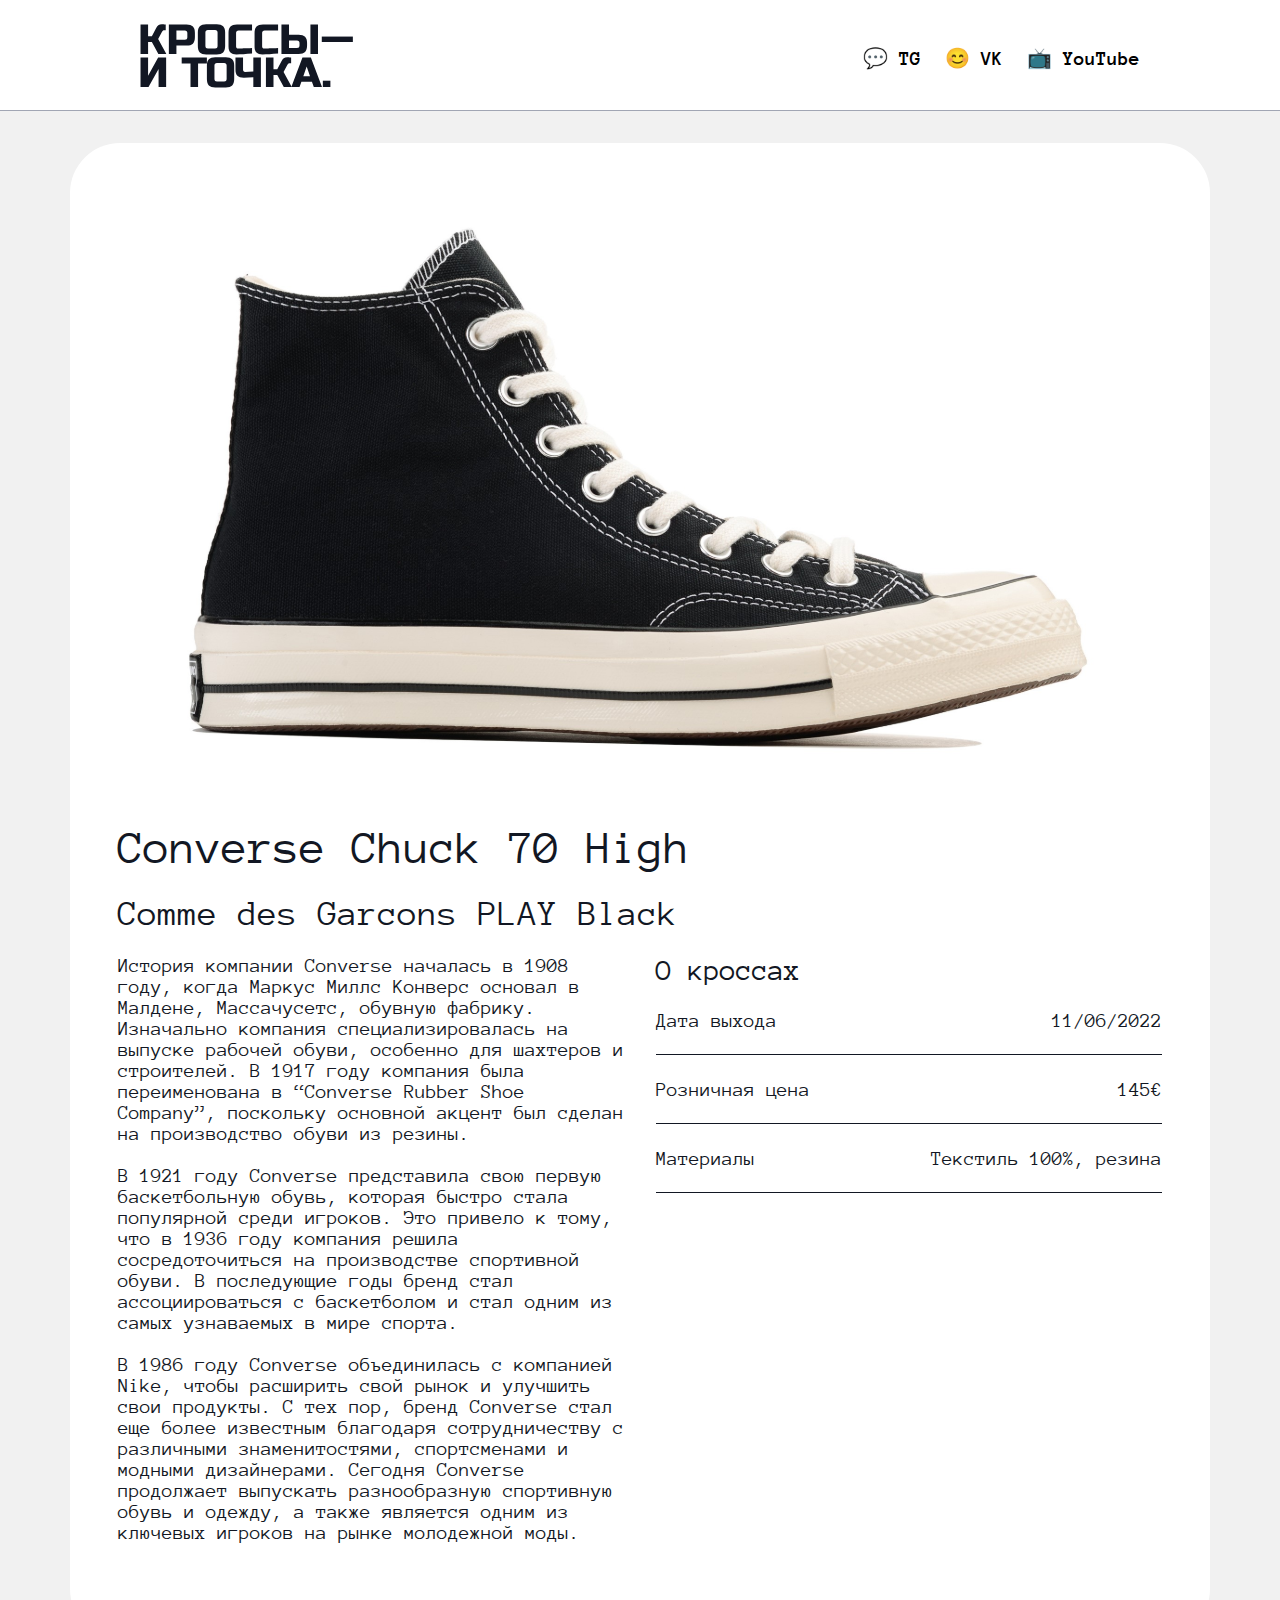
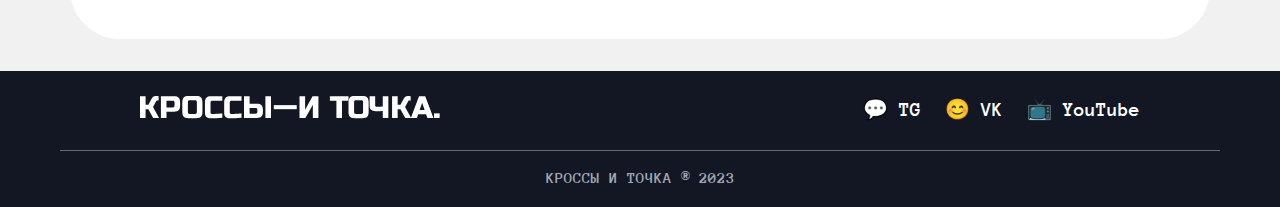
<file: pages/sneaker3.html>
<!DOCTYPE html>
<html lang="en">

<head>
    <meta charset="UTF-8">
    <meta name="viewport" content="width=device-width, initial-scale=1.0">
    <title>Converse Chuck 70 High</title>
    <link rel="stylesheet" href="../style.css" />
</head>

<body>
    <header class="header">
        <div class="nav">
            <div class="nav-header">
                <a href="../index.html"><img src="../img/logo-header.svg" class="logo_header" alt="logo"></a>
                <ul class="contacts-header">
                    <li><a href="#" class="contact-header">💬 TG</a></li>
                    <li><a href="#" class="contact-header">😊 VK</a></li>
                    <li><a href="#" class="contact-header">📺 YouTube</a></li>
                </ul>
            </div>
        </div>
    </header>
    <div class="line-header"></div>
    <main class="main__content">
        <div class="sneaker-big">
            <img src="../img/sneaker-big__img3.svg" class="container__big-image" alt="Converse Chuck 70 High">
            <div class="sneaker-big__info">
                <h1 class="sneaker-big__title">Converse Chuck 70 High</h1>
                <h2 class="sneaker-big__subtitle">Comme des Garcons PLAY Black</h2>
                <div class="sneaker-big__additional-info">
                    <div class="sneaker-big__text">
                        <p>История компании Converse началась в 1908 году, когда Маркус Миллс Конверс основал в Малдене,
                            Массачусетс, обувную фабрику. Изначально компания специализировалась на выпуске рабочей
                            обуви, особенно для шахтеров и строителей. В 1917 году компания была переименована в
                            “Converse Rubber Shoe Company”, поскольку основной акцент был сделан на производство обуви
                            из резины.</p><br>
                        <p>В 1921 году Converse представила свою первую баскетбольную обувь, которая быстро стала
                            популярной среди игроков. Это привело к тому, что в 1936 году компания решила
                            сосредоточиться на производстве спортивной обуви. В последующие годы бренд стал
                            ассоциироваться с баскетболом и стал одним из самых узнаваемых в мире спорта.</p><br>
                        <p>В 1986 году Converse объединилась с компанией Nike, чтобы расширить свой рынок и улучшить
                            свои продукты. С тех пор, бренд Converse стал еще более известным благодаря сотрудничеству с
                            различными знаменитостями, спортсменами и модными дизайнерами. Сегодня Converse продолжает
                            выпускать разнообразную спортивную обувь и одежду, а также является одним из ключевых
                            игроков на рынке молодежной моды.</p><br>
                    </div>
                    <div class="sneaker-big__parameters">
                        <h1 class="sneaker-big__parameters-title">О кроссах</h1>
                        <div class="sneaker-big__parameter-info">
                            <h5 class="sneaker-big__parameter-title">Дата выхода</h5>
                            <h5 class="sneaker-big__parameter-value">11/06/2022</h5>

                        </div>
                        <div class="sneaker-big__parameters-line"></div>
                        <div class="sneaker-big__parameter-info">
                            <h5 class="sneaker-big__parameter-title">Розничная цена</h5>
                            <h5 class="sneaker-big__parameter-value">145€</h5>

                        </div>
                        <div class="sneaker-big__parameters-line"></div>
                        <div class="sneaker-big__parameter-info">
                            <h5 class="sneaker-big__parameter-title">Материалы</h5>
                            <h5 class="sneaker-big__parameter-value">Текстиль 100%, резина</h5>
                        </div>
                        <div class="sneaker-big__parameters-line"></div>
                    </div>
                </div>
            </div>
        </div>
    </main>
    <footer class="footer">
        <div class="nav">
            <div class="nav-footer">
                <a href="../index.html"><img src="../img/logo-footer.svg" class="logo_header" alt="logo"></a>
                <ul class="contacts-footer">
                    <li><a href="#" class="contact-footer">💬 TG</a></li>
                    <li><a href="#" class="contact-footer">😊 VK</a></li>
                    <li><a href="#" class="contact-footer">📺 YouTube</a></li>
                </ul>
            </div>
        </div>
        <div class="line-footer"></div>
        <small class="text-footer">КРОССЫ И ТОЧКА ® 2023</small>
    </footer>
</body>

</html>
</file>
<file: style.css>
* {
  margin: 0;
  padding: 0;
}

html,
body {
  height: 100%;
}

@font-face {
  font-family: "Anonymous Pro";
  src: url(fonts/AnonymousPro-Bold.ttf);
  font-weight: 700;
}

@font-face {
  font-family: "Anonymous Pro";
  src: url(fonts/AnonymousPro-Regular.ttf);
}

@font-face {
  font-family: "IBM Plex Mono";
  src: url(fonts/IBMPlexMono-Medium.ttf);
}

/* header */

.header {
  width: 100%;
  height: 110px;
  background: #FFFFFF;
}

.nav-header {
  display: flex;
  max-width: 1161px;
  height: 26px;
  padding: 45px 140px 45px 140px;
  align-items: center;
  justify-content: space-between;
}

.nav {
  max-width: 1440px;
  margin: 0 auto;
}

.contacts-header {
  list-style: none;
  display: flex;
  gap: 24px;
}

.logo-header {
  width: 212.34px;
  height: 63.24px;
}

.contact-header {
  text-decoration: none;
  color: #000000;
  font-family: "Anonymous Pro", sans-serif;
  font-size: 20px;
  font-weight: 700;
}

.line-header {
  max-width: 100%;
  height: 1px;
  background: #A1A6B4;
}

/* index.html */

.main {
  background: #F1F1F1;
  width: 100%;
}

.subtitle {
  margin: 0 auto;
  max-width: 1161px;
  color: #121723;
  font-family: "IBM Plex Mono", sans-serif;
  font-size: 48px;
  font-weight: 500;
  padding: 25px 0 24px 0;
}

.container__image {
  width: 364px;
  max-height: 254px;
  border-radius: 10px 10px 0 0;
}

.container__title {
  margin-top: -4px;
  width: 323px;
  padding: 32px 24px 0 24px;
  color: #121723;
  font-family: "Anonymous Pro", sans-serif;
  font-size: 26px;
  font-weight: 700;
}

.container__text {
  padding: 0 24px 32px 24px;
  color: #121723;
  font-family: "Anonymous Pro", sans-serif;
  font-size: 20px;
  font-weight: 400;
}

.sneakers {
  margin: 0 auto;
  max-width: 1161px;
  min-height: calc(100vh - 142px);
  display: flex;
  flex-wrap: wrap;
  gap: 24px;
  padding-bottom: 24px;
}

.sneaker {
  display: inline-block;
}

.sneaker:hover {
  transform: translateY(-10px);
  box-shadow: 0px 4px 4px 0px rgba(0, 0, 0, 0.25);
  background-color: #FFFFFF;
  border-radius: 10px;
  transition: 0.3s;
}

.info {
  width: 364px;
  max-height: 316px;
  background: #FFFFFF;
  border-radius: 0 0 10px 10px;
}

/* sneaker.html */

.main__content {
  display: flex;
  padding: 32px 0px;
  flex-direction: column;
  justify-content: center;
  align-items: center;
  gap: 48px;
  align-self: stretch;
  background-color: #F1F1F1;
  width: 100%;
}

.sneaker-big {
  margin: 0 auto;
  max-width: 1140px;
  max-height: 1400px;
  display: flex;
  align-items: center;
  flex-direction: column;
  padding: 48px;
  gap: 32px;
  border-radius: 50px;
  background-color: #FFFFFF;
}

.container__big-image {
  display: flex;
  align-items: center;
  justify-content: center;
  width: 1044px;
  height: 600px;
}

.sneaker-big__info {
  display: flex;
  flex-direction: column;
  gap: 24px;
  width: 1044px;
  height: 972px;
}

.sneaker-big__title {
  color: var(--black, #121723);
  font-family: "Anonymous Pro", sans-serif;
  font-size: 48px;
  font-weight: 400;
  width: 1044px;
  height: 48px;
}

.sneaker-big__subtitle {
  color: var(--black, #121723);
  font-family: "Anonymous Pro", sans-serif;
  font-size: 36px;
  font-weight: 400;
  width: 1044px;
  height: 36px;
}

.sneaker-big__additional-info {
  min-height: calc(100vh - 142px);
  display: flex;
  align-items: flex-start;
  gap: 32px;
  align-self: stretch;
  height: 840px;
  width: 1044px;
}

.sneaker-big__text {
  color: var(--black, #121723);
  font-family: "Anonymous Pro", sans-serif;
  font-size: 20px;
  font-weight: 400;
  width: 506px;
  height: 840px;
}

.sneaker-big__parameters {
  display: flex;
  flex-direction: column;
  align-items: flex-start;
  gap: 24px;
  flex: 1 0 0;
}

.sneaker-big__parameters-title {
  color: var(--black, #121723);
  font-family: "Anonymous Pro", sans-serif;
  font-size: 30px;
  font-weight: 400;
}

.sneaker-big__parameters-line {
  height: 1px;
  align-self: stretch;
  background-color: #121723;
}

.sneaker-big__parameter-info {
  display: flex;
  justify-content: space-between;
  align-items: flex-start;
  align-self: stretch;
  width: 506px;
  height: 20px;
}

.sneaker-big__parameter-value {
  color: var(--black, #121723);
  text-align: right;
  font-family: "Anonymous Pro", sans-serif;
  font-size: 20px;
  font-weight: 400;
}

.sneaker-big__parameter-title {
  color: var(--black, #121723);
  font-family: "Anonymous Pro", sans-serif;
  font-size: 20px;
  font-weight: 400;
}

/* footer */

.footer {
  padding-top: 25px;
  max-height: 142px;
  background: #121723;
  padding-bottom: 0;
}

.nav-footer {
  display: flex;
  max-width: 1161px;
  height: 26px;
  padding: 0px 140px 28px 140px;
  align-items: center;
  justify-content: space-between;
}

.logo-footer {
  width: 299.653px;
  height: 22.32px;
}

.contact-footer {
  text-decoration: none;
  color: #FFFFFF;
  font-family: "Anonymous Pro", sans-serif;
  font-size: 20px;
  font-weight: 700;
}

.contacts-footer {
  list-style: none;
  display: flex;
  gap: 24px;
}

.line-footer {
  margin: 0 auto;
  width: 1160px;
  height: 1px;
  background: #E6E8EC66;
}

.text-footer {
  padding-top: 18px;
  padding-bottom: 21px;
  color: #A1A6B4;
  font-family: "Anonymous Pro", sans-serif;
  font-size: 16px;
  font-weight: 700;
  align-items: center;
  justify-content: center;
  display: flex;
}

@media screen and (max-width: 500px) {
  .subtitle {
    font-size: 32px;
    padding: 32px 32px;
  }

  .header {
    width: 100%;
    height: 156px;
    background: #FFFFFF;
  }

  .nav {
    width: 343px;
  }

  .nav-header {
    display: flex;
    flex-direction: column;
    padding: 24px 16px;
    gap: 24px;
  }

  .contacts-header {
    gap: 24px;
    align-items: flex-start;
  }

  .logo-header {
    width: 215px;
    height: 64px;
  }

  .main__content {
    display: flex;
    width: 100%;
    gap: 24px;
  }

  .sneaker-big {
    padding: 24px;
    height: 1300px;
    border-radius: 12px;
  }

  .sneaker-big__info {
    display: flex;
    width: 295px;
    gap: 24px;
  }

  .container__big-image {
    width: 295px;
    height: 172px;
  }

  .sneaker-big__additional-info {
    width: 295px;
    display: flex;
    flex-direction: column;
    align-items: flex-start;
  }

  .sneaker-big__title {
    width: 295px;
    height: 64px;
    font-size: 32px;
  }

  .sneaker-big__subtitle {
    width: 295px;
    height: 40px;
    font-size: 20px;
  }

  .sneaker-big__text {
    width: 295px;
    font-size: 16px;
  }

  .sneaker-big__parameters {
    width: 295px;
  }

  .sneaker-big__parameter-info {
    width: 295px;
  }

  .sneaker-big__parameters-title {
    font-size: 24px;
  }

  .sneaker-big__parameter-title {
    font-size: 16px;
  }

  .sneaker-big__parameter-value {
    font-size: 16px;
  }

  .sneakers {
    display: flex;
    justify-content: center;
  }

  .container__image {
    width: 343px;
    height: 240px;
  }

  .info {
    width: 343px;
    height: 130px;
  }

  .footer {
    width: 100%;
    max-height: 195px;
    background: #121723;
  }

  .nav-footer {
    display: flex;
    flex-direction: column;
    padding: 10px;
    max-height: 74px;
    gap: 32px;
  }

  .logo-footer {
    width: 300px;
    height: 22px;
  }

  .contacts-footer {
    gap: 24px;
    align-items: flex-start;
    max-height: 20px;
  }

  .line-footer {
    width: 343px;
    margin-top: 76px;
  }

  .text-footer {
    padding-top: 24px;
  }

}
</file>
